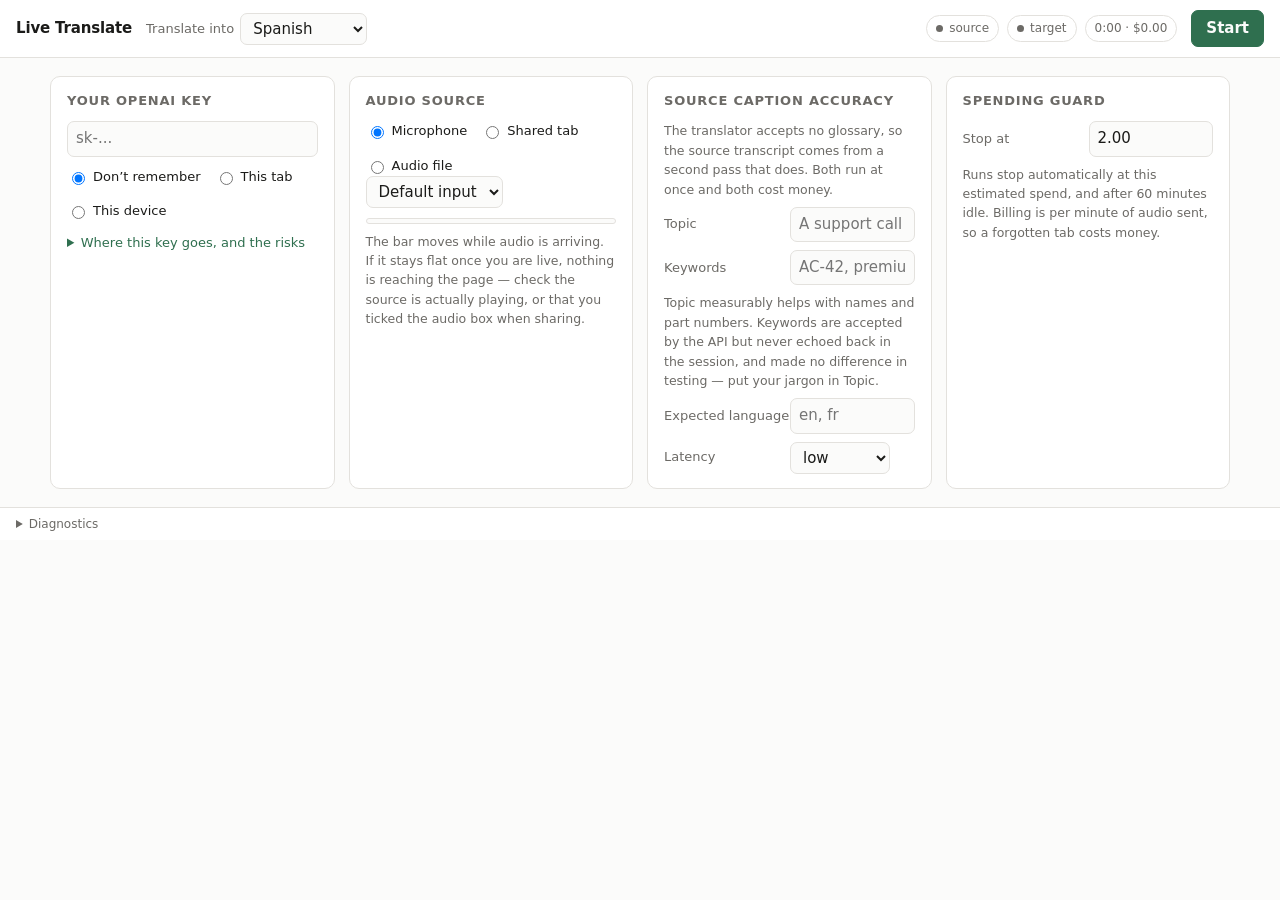
<file: index.html>
<!doctype html>
<html lang="en">
<head>
<meta charset="utf-8">
<meta name="viewport" content="width=device-width, initial-scale=1">
<title>Live Translate</title>
<meta http-equiv="Content-Security-Policy" content="default-src 'none'; script-src 'self'; style-src 'self'; img-src 'self' data:; media-src 'self' blob:; connect-src https://api.openai.com wss://api.openai.com; worker-src 'self' blob:; base-uri 'none'; form-action 'none'">
<link rel="stylesheet" href="./styles.css">
</head>
<body>

<header class="bar">
  <h1>Live Translate</h1>

  <label class="field">
    <span>Translate into</span>
    <select id="lang">
      <option value="es">Spanish</option>
      <option value="pt">Portuguese</option>
      <option value="fr">French</option>
      <option value="ja">Japanese</option>
      <option value="ru">Russian</option>
      <option value="zh">Chinese</option>
      <option value="de">German</option>
      <option value="ko">Korean</option>
      <option value="hi">Hindi</option>
      <option value="id">Indonesian</option>
      <option value="vi">Vietnamese</option>
      <option value="it">Italian</option>
      <option value="en">English</option>
    </select>
  </label>

  <div class="spacer"></div>

  <div class="meters" id="meters">
    <button class="chip meters-toggle" id="meters-toggle" data-state="idle"
            aria-expanded="false" aria-controls="meters-list">
      <span id="meters-summary">0:00 &middot; $0.00</span>
    </button>
    <div class="meters-list" id="meters-list">
      <span class="chip" id="chip-src" data-state="idle">source</span>
      <span class="chip" id="chip-tgt" data-state="idle">target</span>
      <span class="pill" id="lag" hidden></span>
      <span class="pill" id="cost" title="Estimate at $0.034/min translate + $0.017/min transcribe. Excludes tier discounts and partial-minute rounding.">0:00 &middot; $0.00</span>
    </div>
  </div>

  <button id="start" class="primary">Start</button>
  <button id="stop" class="danger" hidden>Stop</button>
</header>

<main>
  <section class="setup" id="setup">
    <div class="grid">

      <div class="card">
        <h2>Your OpenAI key</h2>
        <input id="key" type="password" autocomplete="off" spellcheck="false" placeholder="sk-..." aria-label="OpenAI API key">
        <div class="row">
          <label><input type="radio" name="store" value="none" checked> Don&rsquo;t remember</label>
          <label><input type="radio" name="store" value="session"> This tab</label>
          <label><input type="radio" name="store" value="local"> This device</label>
        </div>
        <button id="forget" class="link" hidden>Clear saved key</button>

        <details class="disclose">
          <summary>Where this key goes, and the risks</summary>
          <p>The key is sent only to <code>api.openai.com</code>, direct from your browser. There is no
             server in this app and nothing is logged anywhere.</p>
          <p>It is held in page memory while the app runs, so any script injected into this page could
             read it. There are no third-party scripts, no fonts or analytics from other origins, and a
             Content-Security-Policy that permits network calls to OpenAI only.</p>
          <p><strong>If you pick &ldquo;This device&rdquo;, read this.</strong> Every project published under
             <code>yourname.github.io</code> shares one browser origin, so any other page you have ever
             hosted there can read the saved key. That is why &ldquo;Don&rsquo;t remember&rdquo; is the
             default. A custom domain or a dedicated account avoids it.</p>
          <p>The CSP stops a third party being contacted, but someone who managed to inject script could
             still exfiltrate through OpenAI itself. The real mitigation is scope: create a dedicated
             project, issue a key with a spend limit, and revoke it when you are done.
             <a href="https://platform.openai.com/api-keys" target="_blank" rel="noopener noreferrer">Manage keys</a></p>
        </details>
      </div>

      <div class="card">
        <h2>Audio source</h2>
        <div class="row">
          <label><input type="radio" name="src" value="mic" checked> Microphone</label>
          <label><input type="radio" name="src" value="display"> Shared tab</label>
          <label><input type="radio" name="src" value="file"> Audio file</label>
        </div>

        <p class="hint" id="src-unsupported" hidden></p>

        <div id="mic-opts">
          <select id="device" aria-label="Input device"><option value="">Default input</option></select>
        </div>

        <div id="display-opts" hidden>
          <p class="hint">Chrome asks what to share when you press Start.
             <strong>Tick &ldquo;Share tab audio&rdquo;</strong> &mdash; or &ldquo;Share system
             audio&rdquo; if you pick a whole screen. It is easy to miss, and without it the capture
             is completely silent.</p>
          <p class="hint">Sharing a single <em>window</em> cannot capture audio on Windows. Choose a
             tab or the entire screen. Chrome keeps a &ldquo;sharing&rdquo; bar on screen until you
             stop; pressing Stop there also stops the transcript.</p>
        </div>

        <div id="file-opts" hidden>
          <div class="drop" id="drop">
            <input type="file" id="file" accept="audio/*" hidden>
            <button id="pick" class="link">Choose an audio file</button>
            <span> or drop one here</span>
          </div>
          <p class="hint" id="file-info" hidden></p>
          <p class="hint">Played at normal speed, exactly as if spoken. These are realtime models, so
             there is no fast-forward.</p>
        </div>

        <div id="level-wrap">
          <div class="level"><i id="level"></i></div>
          <p class="hint">The bar moves while audio is arriving. If it stays flat once you are live,
             nothing is reaching the page &mdash; check the source is actually playing, or that you
             ticked the audio box when sharing.</p>
        </div>
      </div>

      <div class="card">
        <h2>Source caption accuracy</h2>
        <p class="hint">The translator accepts no glossary, so the source transcript comes from a
           second pass that does. Both run at once and both cost money.</p>
        <label class="field"><span>Topic</span>
          <input id="prompt" type="text" placeholder="A support call about the premium plan">
        </label>
        <label class="field"><span>Keywords</span>
          <input id="keywords" type="text" placeholder="AC-42, premium plan, billing">
        </label>
        <p class="hint">Topic measurably helps with names and part numbers. Keywords are accepted by
           the API but never echoed back in the session, and made no difference in testing &mdash;
           put your jargon in Topic.</p>
        <label class="field"><span>Expected languages</span>
          <input id="languages" type="text" placeholder="en, fr">
        </label>
        <label class="field"><span>Latency</span>
          <select id="delay">
            <option value="minimal">minimal</option>
            <option value="low" selected>low</option>
            <option value="medium">medium</option>
            <option value="high">high</option>
            <option value="xhigh">xhigh</option>
          </select>
        </label>
      </div>

      <div class="card">
        <h2>Spending guard</h2>
        <label class="field"><span>Stop at</span>
          <input id="budget" type="number" min="0.1" step="0.1" value="2.00">
        </label>
        <p class="hint">Runs stop automatically at this estimated spend, and after 60 minutes idle.
           Billing is per minute of audio sent, so a forgotten tab costs money.</p>
      </div>

    </div>
  </section>

  <section class="stage" id="stage" hidden>
    <div class="col">
      <h2 id="src-title">Source</h2>
      <div class="scroll" id="src-scroll"></div>
      <button class="jump" id="src-jump" hidden>&darr; Jump to live</button>
    </div>
    <div class="col">
      <h2 id="tgt-title">Translation</h2>
      <div class="scroll" id="tgt-scroll"></div>
      <button class="jump" id="tgt-jump" hidden>&darr; Jump to live</button>
    </div>
  </section>

  <p class="notice" id="notice" hidden></p>

  <details class="diag">
    <summary>Diagnostics</summary>
    <div id="log" class="log"></div>
  </details>
</main>

<script type="module" src="./js/app.js"></script>
</body>
</html>
</file>
<file: styles.css>
:root {
  --bg: #fbfbfa;
  --panel: #ffffff;
  --ink: #1b1b19;
  --muted: #6c6a66;
  --line: #e3e1dd;
  --accent: #2f6f4f;
  --danger: #9a3412;
  --live: #b45309;
  --radius: 10px;
  color-scheme: light dark;
}

@media (prefers-color-scheme: dark) {
  :root {
    --bg: #17171a;
    --panel: #1f1f23;
    --ink: #ececea;
    --muted: #9d9b96;
    --line: #33333a;
    --accent: #6ee7a8;
    --danger: #fca5a5;
    --live: #fbbf24;
  }
}

* { box-sizing: border-box; }

/* A hidden attribute must win over the display rules below; .stage sets
   display:grid, which otherwise beats the UA stylesheet's [hidden]. */
[hidden] { display: none !important; }

body {
  margin: 0;
  background: var(--bg);
  color: var(--ink);
  font: 15px/1.55 ui-sans-serif, system-ui, -apple-system, "Segoe UI", Roboto, sans-serif;
  display: flex;
  flex-direction: column;
  min-height: 100vh;
  /* 100vh on mobile measures to *behind* the collapsing address bar, so the
     bottom of the page is cut off and shifts as it hides. dvh tracks it. */
  min-height: 100dvh;
  /* Scrolling up in a transcript must not trigger pull-to-refresh: reloading
     the page mid-session would drop a live run. */
  overscroll-behavior-y: none;
}

/* ---------- top bar ---------- */

.bar {
  display: flex;
  align-items: center;
  gap: 14px;
  flex-wrap: wrap;
  padding: 10px 16px;
  background: var(--panel);
  border-bottom: 1px solid var(--line);
  position: sticky;
  top: 0;
  z-index: 5;
}

.bar h1 {
  font-size: 15px;
  font-weight: 650;
  margin: 0;
  letter-spacing: -0.01em;
}

.spacer { flex: 1; }

.field { display: inline-flex; align-items: center; gap: 6px; }
.field > span { color: var(--muted); font-size: 13px; white-space: nowrap; }

select, input[type="text"], input[type="password"], input[type="number"] {
  font: inherit;
  color: var(--ink);
  background: var(--bg);
  border: 1px solid var(--line);
  border-radius: 7px;
  padding: 5px 8px;
  min-width: 0;
}

input[type="text"], input[type="password"] { width: 100%; }

button {
  font: inherit;
  border-radius: 7px;
  border: 1px solid var(--line);
  background: var(--bg);
  color: var(--ink);
  padding: 6px 14px;
  cursor: pointer;
}
button:hover { border-color: var(--muted); }
button.primary { background: var(--accent); border-color: var(--accent); color: var(--bg); font-weight: 600; }
button.danger { background: transparent; border-color: var(--danger); color: var(--danger); font-weight: 600; }
button.link { border: 0; background: none; color: var(--accent); padding: 0; text-decoration: underline; }
button:disabled { opacity: 0.5; cursor: not-allowed; }

.meters { display: flex; align-items: center; gap: 8px; position: relative; }
.meters-list { display: flex; align-items: center; gap: 8px; }
/* Desktop shows every meter inline; the toggle only exists for narrow screens. */
.meters-toggle { display: none; }

.chip, .pill {
  font-size: 12px;
  font-variant-numeric: tabular-nums;
  padding: 3px 9px;
  border-radius: 999px;
  border: 1px solid var(--line);
  color: var(--muted);
  white-space: nowrap;
}

.chip::before {
  content: "";
  display: inline-block;
  width: 7px; height: 7px;
  margin-right: 6px;
  border-radius: 50%;
  background: var(--muted);
  vertical-align: baseline;
}
.chip[data-state="live"]::before { background: var(--accent); }
.chip[data-state="connecting"]::before,
.chip[data-state="reconnecting"]::before { background: var(--live); }
.chip[data-state="error"]::before { background: var(--danger); }

/* ---------- setup ---------- */

main { flex: 1; display: flex; flex-direction: column; min-height: 0; }

.setup { padding: 18px 16px; overflow-y: auto; }

.grid {
  display: grid;
  gap: 14px;
  grid-template-columns: repeat(auto-fit, minmax(280px, 1fr));
  max-width: 1180px;
  margin: 0 auto;
}

.card {
  background: var(--panel);
  border: 1px solid var(--line);
  border-radius: var(--radius);
  padding: 14px 16px;
}

.card h2 { font-size: 13px; margin: 0 0 10px; text-transform: uppercase; letter-spacing: 0.06em; color: var(--muted); }
.card .field { display: flex; margin-top: 8px; }
.card .field > span { width: 120px; flex: none; }

.row { display: flex; gap: 14px; flex-wrap: wrap; margin-top: 10px; font-size: 13px; }
.row label { display: inline-flex; align-items: center; gap: 5px; }

.hint { color: var(--muted); font-size: 12.5px; margin: 8px 0 0; }

.disclose { margin-top: 12px; font-size: 13px; }
.disclose summary { cursor: pointer; color: var(--accent); }
.disclose p { color: var(--muted); font-size: 12.5px; }
.disclose code { font-size: 12px; }
.disclose a { color: var(--accent); }

.level { height: 6px; background: var(--bg); border: 1px solid var(--line); border-radius: 999px; margin-top: 10px; overflow: hidden; }
.level i { display: block; height: 100%; width: calc(var(--level, 0) * 100%); background: var(--accent); transition: width 90ms linear; }

.drop { border: 1.5px dashed var(--line); border-radius: var(--radius); padding: 18px; text-align: center; color: var(--muted); font-size: 13px; }
.drop.over { border-color: var(--accent); color: var(--ink); }

/* ---------- transcript stage ---------- */

.stage {
  flex: 1;
  display: grid;
  grid-template-columns: 1fr 1fr;
  gap: 1px;
  background: var(--line);
  min-height: 0;
}

.col { background: var(--bg); display: flex; flex-direction: column; min-height: 0; position: relative; }

.col h2 {
  font-size: 12px;
  margin: 0;
  padding: 8px 16px;
  text-transform: uppercase;
  letter-spacing: 0.06em;
  color: var(--muted);
  border-bottom: 1px solid var(--line);
  background: var(--panel);
}

.scroll {
  flex: 1; overflow-y: auto; padding: 14px 16px 28px; scroll-behavior: smooth;
  overscroll-behavior: contain;   /* keep scroll chaining inside the column */
}

.line { margin: 0 0 10px; font-size: 17px; line-height: 1.5; }
.line.final { color: var(--ink); }
.line.live { color: var(--muted); }
.line.live::after {
  content: "";
  display: inline-block;
  width: 2px; height: 1em;
  margin-left: 2px;
  background: var(--live);
  vertical-align: -0.15em;
  animation: blink 1.1s steps(2, start) infinite;
}
@keyframes blink { to { visibility: hidden; } }

.stamp {
  font-size: 11px;
  font-variant-numeric: tabular-nums;
  color: var(--muted);
  margin-right: 8px;
  opacity: 0.65;
}

.divider {
  text-align: center;
  font-size: 11.5px;
  color: var(--muted);
  margin: 14px 0;
  border-top: 1px solid var(--line);
  padding-top: 8px;
}

.jump {
  position: absolute;
  bottom: 14px;
  left: 50%;
  transform: translateX(-50%);
  font-size: 12px;
  padding: 5px 12px;
  background: var(--panel);
  box-shadow: 0 2px 10px rgb(0 0 0 / 0.14);
}

/* ---------- notices + diagnostics ---------- */

.notice {
  margin: 0;
  padding: 10px 16px;
  background: var(--panel);
  border-top: 1px solid var(--line);
  color: var(--danger);
  font-size: 13px;
}

.diag { border-top: 1px solid var(--line); background: var(--panel); font-size: 12px; }
.diag summary { cursor: pointer; padding: 7px 16px; color: var(--muted); }
.log {
  max-height: 190px;
  overflow-y: auto;
  padding: 0 16px 12px;
  font-family: ui-monospace, SFMono-Regular, Menlo, Consolas, monospace;
  font-size: 11.5px;
  color: var(--muted);
  white-space: pre-wrap;
}

@media (max-width: 720px) {
  .stage { grid-template-columns: 1fr; grid-template-rows: 1fr 1fr; }
  .bar { gap: 10px; }

  /* iOS Safari force-zooms the page whenever a focused field is under 16px,
     which jolts the layout on every tap into the key box. */
  select,
  input[type="text"], input[type="password"], input[type="number"] {
    font-size: 16px;
    padding: 10px 12px;
  }

  /* 44px is the smallest reliably tappable target; the defaults here were
     13-37px. Labels wrap their radio, so growing the label grows the target. */
  button { min-height: 44px; padding: 10px 18px; }
  button.link { min-height: 0; padding: 0; }

  .row { gap: 6px 18px; }
  .row label { min-height: 44px; padding: 4px 2px; }
  input[type="radio"] { width: 18px; height: 18px; }

  .disclose summary,
  .diag summary { min-height: 44px; display: flex; align-items: center; }

  /* The four meters wrapped onto their own row, costing ~100px of a phone
     screen. Collapse them behind one chip that still carries the two things
     worth glancing at: an aggregate status dot and the running cost. */
  /* Fit the whole bar on one row. Collapsing the chips alone made it taller,
     not shorter, because a 44px tap target costs more than four small chips
     saved -- so the decorative text goes as well. The app has one purpose and
     the tab title already names it. */
  .bar h1 { display: none; }
  .bar .field > span { display: none; }
  .bar { flex-wrap: nowrap; padding: 8px 12px; }
  .bar .field { flex: 1; min-width: 0; }
  .bar select { width: 100%; }

  .meters-toggle { display: inline-flex; align-items: center; cursor: pointer; }
  .meters-list { display: none; }
  .meters[data-open="true"] .meters-list {
    display: flex;
    /* One meter per line. Wrapping four pills of different widths against the
       right edge reads as debris rather than a panel. */
    flex-direction: column;
    align-items: stretch;
    gap: 6px;
    /* Float it over the page rather than pushing the header taller, which
       would give back the space we just reclaimed. */
    position: absolute;
    top: calc(100% + 10px);
    right: 0;
    z-index: 6;
    min-width: 190px;
    padding: 10px;
    background: var(--panel);
    border: 1px solid var(--line);
    border-radius: var(--radius);
    box-shadow: 0 8px 24px rgb(0 0 0 / 0.32);
  }
  .meters[data-open="true"] .meters-toggle { border-color: var(--muted); }

  /* Stack each label above its field instead of squeezing both onto one line. */
  .card .field { flex-wrap: wrap; gap: 4px; }
  .card .field > span { width: 100%; }
}
</file>
